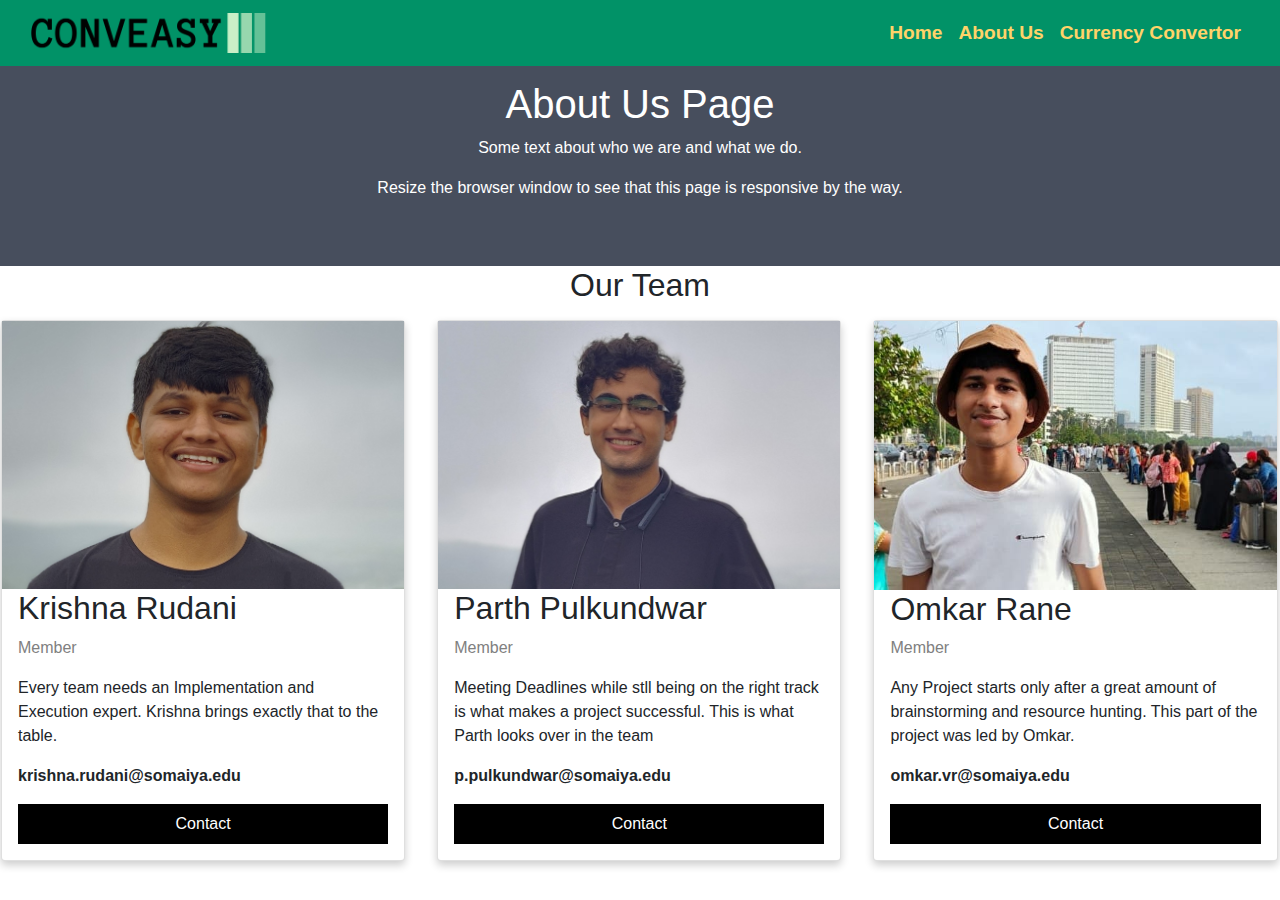
<file: Mini Project/src/html/about.html>
<!DOCTYPE html>
<html>

<head>
    <meta name="viewport" content="width=device-width, initial-scale=1">
    <link rel="stylesheet" href="https://cdn.jsdelivr.net/npm/bootstrap@4.4.1/dist/css/bootstrap.min.css">
    <style>
        body {
            font-family: Arial, Helvetica, sans-serif;
            margin: 0;
        }

        html {
            box-sizing: border-box;
        }

        *,
        *:before,
        *:after {
            box-sizing: inherit;
        }

        .column {
            float: left;
            width: 33.3%;
            margin-bottom: 16px;
            padding: 0 8px;
        }

        .card {
            box-shadow: 0 4px 8px 0 rgba(0, 0, 0, 0.2);
            margin: 8px;
        }

        .about-section {
            padding: 50px;
            text-align: center;
            background-color: #474e5d;
            color: white;
        }

        .container {
            padding: 0 16px;
        }

        .container::after,
        .row::after {
            content: "";
            clear: both;
            display: table;
        }

        .title {
            color: grey;
        }

        .button {
            border: none;
            outline: 0;
            display: inline-block;
            padding: 8px;
            color: white;
            background-color: #000;
            text-align: center;
            cursor: pointer;
            width: 100%;
        }

        .button:hover {
            background-color: #555;
        }

        @media screen and (max-width: 650px) {
            .column {
                width: 100%;
                display: block;
            }
        }

        .cards {

            transition: all 0.2s ease;
            cursor: pointer;


        }

        .cards:hover {

            box-shadow: 5px 6px 6px 2px #000f1e;
            transform: scale(1.1);
        }

        .navbar-custom{
            background-color: #019267;
        }
    </style>
</head>

<body>

   
    <!-- <div class="topnav">
                <a class="active" href="index.html">Home</a>
                <a href="time.html">Time Converter</a>
                <a href="curr.html">Currency Converter</a>
                <a href="about.html">About</a>
            </div>
            <div style="padding-left:16px">
                <h2 style="font-style: ;">Conveasy</h2>
                <p>Some content..</p>
            </div> -->

    <header style="margin-bottom: 30px;">
        <nav class="navbar navbar-expand-md navbar-dark fixed-top navbar-custom">
            <div class="container-fluid">
                <a class="navbar-brand" href="index.html"><img src="logo-no-background.png" width="auto" height="40"
                        class="d-inline-block align-top" alt=""></a>
                <button class="navbar-toggler" type="button" data-bs-toggle="collapse" data-bs-target="#navbarCollapse"
                    aria-controls="navbarCollapse" aria-expanded="false" aria-label="Toggle navigation">
                    <span class="navbar-toggler-icon"></span>
                </button>
                <div class="collapse navbar-collapse" id="navbarCollapse">
                    <ul class="navbar-nav me-auto mb-2 mb-md-0 ml-auto">
                        <li class="nav-item">
                            <a class="nav-link active" style="color:#FFD369;font-size: larger" aria-current="page"
                                href="index.html"><strong>Home</strong></a>
                        </li>
                        <li class="nav-item">
                            <a class="nav-link" style="color:#FFD369; font-size: larger" href="about.html"><strong>About
                                    Us</strong></a>
                        </li>
                        <li class="nav-item">
                            <a class="nav-link" style="color:#FFD369; font-size: larger"
                                href="curr.html"><strong>Currency Convertor</strong></a>
                        </li>
                    </ul>
                </div>
            </div>
        </nav>
    </header>


    <div class="about-section">
        <h1>About Us Page</h1>
        <p>Some text about who we are and what we do.</p>
        <p>Resize the browser window to see that this page is responsive by the way.</p>
    </div>

    <h2 style="text-align:center">Our Team</h2>
    <div class="row">
        <div class="column">
            <div class="card cards">
                <img src="../img/krishna.jpg" alt="Krishna" style="width:100%">
                <div class="container">
                    <h2>Krishna Rudani</h2>
                    <p class="title">Member</p>
                    <p>Every team needs an Implementation and Execution expert. Krishna brings exactly that to the table.</p>
                    <p><b>krishna.rudani@somaiya.edu</b></p>
                    <p><button class="button">Contact</button></p>
                </div>
            </div>
        </div>

        <div class="column">
            <div class="card cards">
                <img src="../img/parth.jpg" alt="PP" style="width:100%">
                <div class="container">
                    <h2>Parth Pulkundwar</h2>
                    <p class="title">Member</p>
                    <p>Meeting Deadlines while stll being on the right track is what makes a project successful. This is what Parth looks over in the team</p>
                    <p><b>p.pulkundwar@somaiya.edu</b></p>
                    <p><button class="button">Contact</button></p>
                </div>
            </div>
        </div>

        <div class="column">
            <div class="card cards">
                <img src="../img/omkar.jpeg" alt="Omkar" style="width:100%">
                <div class="container">
                    <h2>Omkar Rane</h2>
                    <p class="title">Member</p>
                    <p>Any Project starts only after a great amount of brainstorming and resource hunting. This part of the project was led by Omkar.</p>
                    <p><b>omkar.vr@somaiya.edu</b></p>
                    <p><button class="button">Contact</button></p>
                </div>
            </div>
        </div>
    </div>

</body>

</html>
</file>
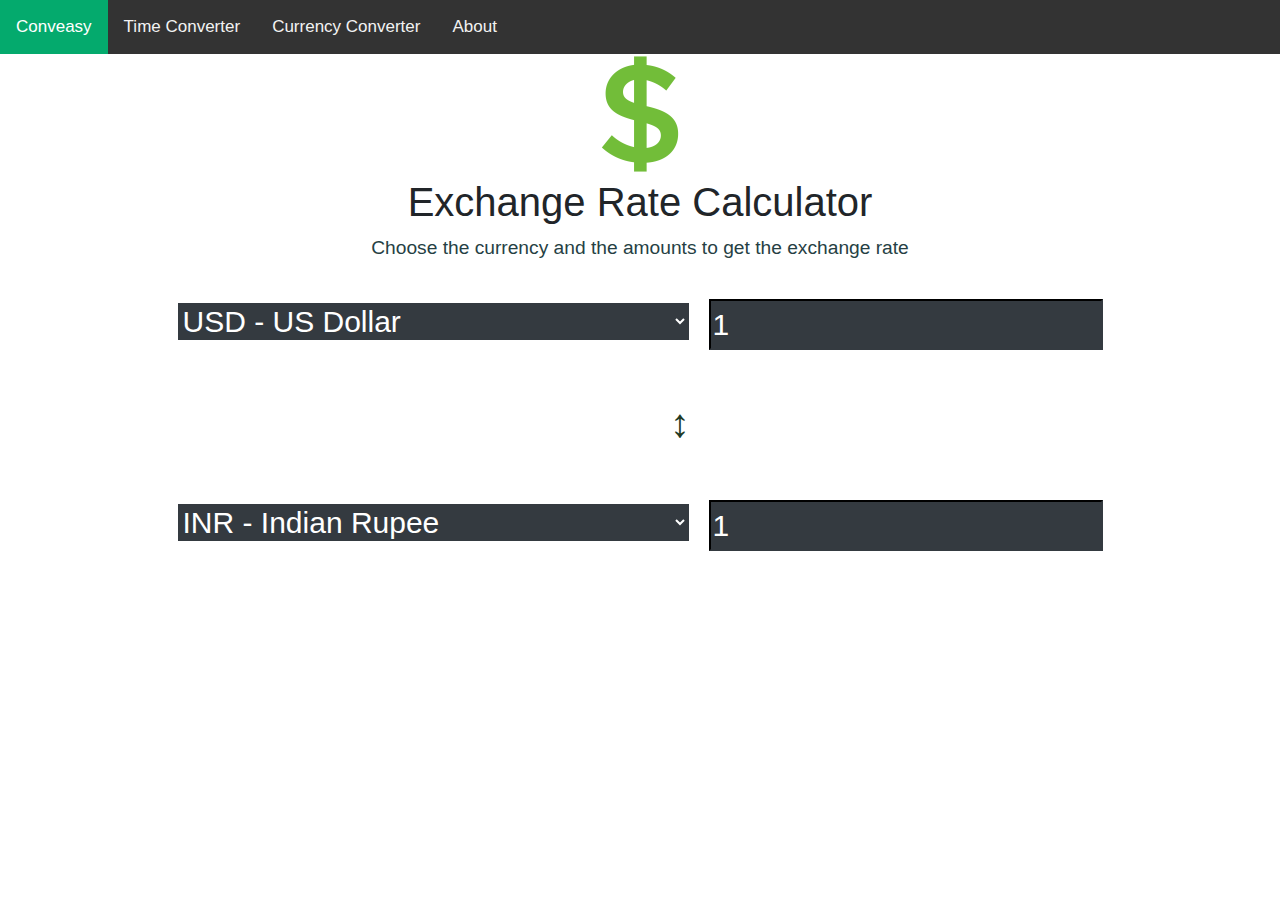
<file: Mini Project/src/html/curr.html>
<!DOCTYPE html>
<html lang="en">

<head class="ifont">
  <meta charset="UTF-8">
  <meta http-equiv="X-UA-Compatible" content="IE=edge">
  <meta name="viewport" content="width=device-width, initial-scale=1.0">
  <title>Conveasy | Currency Calculator</title>
  <link rel="stylesheet" href="../css/curr.css">
  <link rel="stylesheet" href="https://cdn.jsdelivr.net/npm/bootstrap@4.4.1/dist/css/bootstrap.min.css"
    integrity="sha384-Vkoo8x4CGsO3+Hhxv8T/Q5PaXtkKtu6ug5TOeNV6gBiFeWPGFN9MuhOf23Q9Ifjh" crossorigin="anonymous">

  <link rel="icon" href="logo-no-background11.png">
</head>

<body style="background-color: white">




  <style>
    body {
      margin: 0;
      font-family: Arial, Helvetica, sans-serif;
    }

    .topnav {
      overflow: hidden;
      background-color: #333;
      position: fixed;
      /* Set the navbar to fixed position */
      width: 100%;
    }

    .topnav a {
      float: left;
      color: #f2f2f2;
      text-align: center;
      padding: 14px 16px;
      text-decoration: none;
      font-size: 17px;
    }

    .topnav a:hover {
      background-color: #ddd;
      color: black;
    }

    .topnav a.active {
      background-color: #04AA6D;
      color: white;
    }

    .grid-container {
      display: grid;
      grid-template-columns: auto auto;
      padding: 10px;
    }

    .grid-item {

      padding: 10px;
      margin-left: 0;
      font-size: 30px;
      text-align: center;
    }

    .left {
      text-align: right;
    }

    .right {
      text-align: left;
    }
  </style>
  <header>
    <div class="topnav">
      <a class="active" href="index.html">Conveasy</a>
      <a href="time.html">Time Converter</a>
      <a href="curr.html">Currency Converter</a>
      <a href="about.html">About</a>
    </div>
  </header>

  <img src="../img/icon.png" style="  text-align:center;
  display:block; padding-top: 50px;   margin-left: auto;
  margin-right: auto;width: 10%;" alt="money">
  <h1 style="text-align: center;">Exchange Rate Calculator</h1>

  <p style="color:#263F44; text-decoration:dotted; font-size: larger; text-align: center;">Choose the currency and the
    amounts to get the
    exchange rate</p>


  <div class="wrapper">
    <div class="grid-container">
      <div class="grid-item left">
        <select id="input_currency" class="btn-hv btn-dark button">
          <option value="AED">AED - United Arab Emirates Dirham</option>
          <option value="AFN">AFN - Afghan Afghani</option>
          <option value="ALL">ALL - Albanian Lek</option>
          <option value="CAD">DZD - Algerian Dinar</option>
          <option value="AMD">AMD - Armenian Dram</option>
          <option value="AOA">AOA - Angolan Kwanza</option>
          <option value="ARS">ARS - Argentine Peso</option>
          <option value="AUD">AUD - Australian Dollar</option>
          <option value="AZN">AZN - Azerbaijani Manat</option>
          <option value="BAM">BAM - Convertible mark</option>
          <option value="BBD">BBD - Barbados Dollar</option>
          <option value="BDT">BDT - Bangladeshi Taka</option>
          <option value="BGN">BGN - Bulgarian Lev</option>
          <option value="BHD">BHD - Bahraini Dinar</option>
          <option value="BIF">BIF - Burundian Franc</option>
          <option value="BMD">BMD - Bermudian Dollar</option>
          <option value="BND">BND - Brunei Dollar</option>
          <option value="BOB">BOB - Boliviano</option>
          <option value="BRL">BRL - Brazilian Real</option>
          <option value="BSD">BSD - Bahamian Dollar</option>
          <option value="BTN">BTN - Bhutanese Ngultrum</option>
          <option value="BWP">BWP - Botswana Pula</option>
          <option value="BYN">BYN - Belarusian Ruble</option>
          <option value="BZD">BZD - Belize Dollar</option>
          <option value="CAD">CAD - Canadian Dollar</option>
          <option value="CDF">CDF - Congolese Franc</option>
          <option value="CHF">CHF - Swiss Franc</option>
          <option value="CLP">CLP - Chilean Peso</option>
          <option value="COP">COP - Colombian Peso</option>
          <option value="CRC">CRC - Costa Rican Colon</option>
          <option value="CUP">CUP - Cuban Peso</option>
          <option value="CVE">CVE - Cape Verdean Escudo</option>
          <option value="CZK">CZK - Czech Koruna</option>
          <option value="DJF">DJF - Djiboutian Franc</option>
          <option value="DKK">DKK - Danish Krone</option>
          <option value="DOP">DOP - Dominican Peso</option>
          <option value="EGP">EGP - Egyptian Pound</option>
          <option value="EGP">EGP - Eritrean Nakfa</option>
          <option value="ETB">ETB - Ethiopian Birr</option>
          <option value="EUR">EUR - Euro</option>
          <option value="FJD">FJD - Fiji Dollar</option>
          <option value="GBP">GBP - Pound Sterling</option>
          <option value="GEL">GEL - Georgian Iari</option>
          <option value="GHS">GHS - Ghanian Cedi</option>
          <option value="GMD">GMD - Gambian Dalasi</option>
          <option value="GNF">GNF - Guinean Franc</option>
          <option value="GTQ">GTQ - Guatemalan Quetzal</option>
          <option value="GYD">GYD - Guyanese Dollar</option>
          <option value="HKD">HKD - Hong Kong Dollar</option>
          <option value="HNL">HNL - Honduran Lempira</option>
          <option value="HRK">HRK - Croatian Kuna</option>
          <option value="HTG">HTG - Haitian Gourde</option>
          <option value="HUF">HUF - Hungarian Forint</option>
          <option value="IDR">IDR - Indonesian Rupiah</option>
          <option value="ILS">ILS - New Israeli Sheqel</option>
          <option value="INR">INR - Indian Rupee</option>
          <option value="IQD">IQD - Iraqi Dinar</option>
          <option value="IRR">IRR - Iranian Rial</option>
          <option value="ISK">ISK - Iceland Krona</option>
          <option value="JMD">JMD - Jamaican Dollar</option>
          <option value="JOD">JOD - Jordanian Dinar</option>
          <option value="JPY">JPY - Japanese Yen</option>
          <option value="KES">KES - Kenyan Shilling</option>
          <option value="KGS">KGS - Kyrgyztani Som</option>
          <option value="KHR">KHR - Cambodian Riel</option>
          <option value="KMF">KMF - Comoro Franc</option>
          <option value="KPW">KPW - North Korean Won</option>
          <option value="KRW">KRW - South Korean Won</option>
          <option value="KWD">KWD - Kuwaiti Dinar</option>
          <option value="KYD">KYD - Cayman Islands Dollar</option>
          <option value="KZT">KZT - Kazakhstani Tenge</option>
          <option value="LAK">LAK - Lao Kip</option>
          <option value="LBP">LBP - Lebansese Pound</option>
          <option value="LKR">LKR - Sri Lankan Rupee</option>
          <option value="LRD">LRD - Liberian Dollar</option>
          <option value="LSL">LSL - Lesotho Loti</option>
          <option value="LYD">LYD - Libyan Dinar</option>
          <option value="MAD">MAD - Morrocan Dirham</option>
          <option value="MDL">MDL - Moldovan Leu</option>
          <option value="MGA">MGA - Madagascar Ariary</option>
          <option value="MKD">MKD - North Macedonian Denar</option>
          <option value="MMK">MMK - Myanmar Kyat</option>
          <option value="MNT">MNT - Mongolian Tögrög</option>
          <option value="MOP">MOP - MacaU Pataca</option>
          <option value="MUR">MUR - Mauritian Rupee</option>
          <option value="MVR">MVR - Maldivian Rufiyaa</option>
          <option value="MWK">MWK - Malawian Kwacha</option>
          <option value="MXN">MXN - Mexican Peso</option>
          <option value="MYR">MYR - Malaysian Ringgit</option>
          <option value="MZN">MZN - Mozambican Metical</option>
          <option value="NAD">NAD - Namibian Dollar</option>
          <option value="NGN">NGN - Nigerian Naira</option>
          <option value="NIO">NIO - Nicaraguan Cordoba</option>
          <option value="NOK">NOK - Norwegian Krone</option>
          <option value="NPR">NPR - Nepalese Rupee</option>
          <option value="NZD">NZD - New Zealand Dollar</option>
          <option value="OMR">OMR - Omani Rial</option>
          <option value="PAB">PAB - Panamanian Balboa </option>
          <option value="PEN">PEN - Peruvian Nuevo Sol</option>
          <option value="PGK">PGK - Papua New Guinean Kina</option>
          <option value="PHP">PHP - Philippine Peso</option>
          <option value="PKR">PKR - Pakistan Rupee</option>
          <option value="PLN">PLN - Polish Zloty</option>
          <option value="PYG">PYG - Paraguayan Guarani</option>
          <option value="QAR">QAR - Qatari Rial</option>
          <option value="RON">RON - Romanian Leu</option>
          <option value="RSD">RSD - Serbian Dinar</optiion>
          <option value="CNY">CNY - Chinese Renminbi (Yuan)</optiion>
          <option value="RUB">RUB - Russian Ruble</optiion>
          <option value="RWF">RWF - Rwandan Franc</optiion>
          <option value="SAR">SAR - Saudi Riyal</optiion>
          <option value="PYG">PYG - Paraguayan Guarani</option>
          <option value="RON">RON - Romanian Leu</option>
          <option value="SAR">SAR - Saudi Riyal</option>
          <option value="SBD">SBD - Solomon Islands Dollar</option>
          <option value="SCR">SCR - Seychelles Rupee</option>
          <option value="SDG">SDG - Sudanese Pound</option>
          <option value="SEK">SEK - Swedish Krona</option>
          <option value="SGD">SGD - Singapore Dollar</option>
          <option value="SLL">SLL - Sierra Leonean Leone</option>
          <option value="SOS">SOS - Somali Shilling</option>
          <option value="SRD">SRD - Surinamese Dollar</option>
          <option value="SSP">SSP - South Sudanese Pound</option>
          <option value="STN">STN - São Tomé and Príncipe Dobra</option>
          <option value="SVC">SVC - Salvadoran Colon</option>
          <option value="SYP">SYP - Syrian Pound</option>
          <option value="SZL">SZL - Swazi Lilangeni</option>
          <option value="THB">THB - Thai Baht</option>
          <option value="TJS">TJS - Tajikistani Somoni</option>
          <option value="TMT">TMT - Turkmenistan Manat</option>
          <option value="TND">TND - Tunisian Dinar</option>
          <option value="TJS">TJS - Tongan Pa'anga</option>
          <option value="TRY">TRY - Turkish Lira</option>
          <option value="TTD">TTD - Trinidad and Tobago Dollar</option>
          <option value="TWD">TWD - New Taiwan Dollar</option>
          <option value="TZS">TZS - Tanzanian SHiling</option>
          <option value="UAH">UAH - Ukrainian Hryvnia</option>
          <option value="UGX">UGX - Ugandan Shilling</option>
          <option value="USD" selected>USD - US Dollar</option>
          <option value="UYU">UYU - Uruguayan Peso</option>
          <option value="UZS">UZS - Uzbekistan Sum</option>
          <option value="VED">VED - Venezuelan Bolivar</option>
          <option value="VND">VND - Vietnamese Dồng</option>
          <option value="VUV">VUV - Vanuatu Vatu</option>
          <option value="WST">WST - Samoan Lata</option>
          <option value="XAF">XAF - Central African Franc</option>
          <option value="VND">XCD - East Caribbean Dollar</option>
          <option value="XOF">XOF - West African Franc</option>
          <option value="XPF">XPF - French Pacific Franc</option>
          <option value="YER">YER - Yemeni Rial</option>
          <option value="ZAR">ZAR - South African Rand</option>
          <option value="ZMW">ZMW - Zambian Kwacha</option>
          <option value="ZWL">ZWL - Zimbabwean Dollar</option>
        </select>
      </div>
      <div class="grid-item right">
        <input type="number" class="btn-dark" id="input_amount" placeholder="0" value="1">
      </div>
    </div>
    <button id="exchange">
      ↕
    </button>
    <div class="grid-container">
      <div class="grid-item left">
        <select id="output_currency" class="btn-hv btn-dark button">
          <option value="AED">AED - United Arab Emirates Dirham</option>
          <option value="AFN">AFN - Afghan Afghani</option>
          <option value="ALL">ALL - Albanian Lek</option>
          <option value="CAD">DZD - Algerian Dinar</option>
          <option value="AMD">AMD - Armenian Dram</option>
          <option value="AOA">AOA - Angolan Kwanza</option>
          <option value="ARS">ARS - Argentine Peso</option>
          <option value="AUD">AUD - Australian Dollar</option>
          <option value="AZN">AZN - Azerbaijani Manat</option>
          <option value="BAM">BAM - Convertible mark</option>
          <option value="BBD">BBD - Barbados Dollar</option>
          <option value="BDT">BDT - Bangladeshi Taka</option>
          <option value="BGN">BGN - Bulgarian Lev</option>
          <option value="BHD">BHD - Bahraini Dinar</option>
          <option value="BIF">BIF - Burundian Franc</option>
          <option value="BMD">BMD - Bermudian Dollar</option>
          <option value="BND">BND - Brunei Dollar</option>
          <option value="BOB">BOB - Boliviano</option>
          <option value="BRL">BRL - Brazilian Real</option>
          <option value="BSD">BSD - Bahamian Dollar</option>\
          <option value="BTN">BTN - Bhutanese Ngultrum</option>
          <option value="BWP">BWP - Botswana Pula</option>
          <option value="BYN">BYN - Belarusian Ruble</option>
          <option value="BZD">BZD - Belize Dollar</option>
          <option value="CAD">CAD - Canadian Dollar</option>
          <option value="CDF">CDF - Congolese Franc</option>
          <option value="CHF">CHF - Swiss Franc</option>
          <option value="CLP">CLP - Chilean Peso</option>
          <option value="COP">COP - Colombian Peso</option>
          <option value="CRC">CRC - Costa Rican Colon</option>
          <option value="CUP">CUP - Cuban Peso</option>
          <option value="CVE">CVE - Cape Verdean Escudo</option>
          <option value="CZK">CZK - Czech Koruna</option>
          <option value="DJF">DJF - Djiboutian Franc</option>
          <option value="DKK">DKK - Danish Krone</option>
          <option value="DOP">DOP - Dominican Peso</option>
          <option value="EGP">EGP - Egyptian Pound</option>
          <option value="EGP">EGP - Eritrean Nakfa</option>
          <option value="ETB">ETB - Ethiopian Birr</option>
          <option value="EUR">EUR - Euro</option>
          <option value="FJD">FJD - Fiji Dollar</option>
          <option value="GBP">GBP - Pound Sterling</option>
          <option value="GEL">GEL - Georgian Iari</option>
          <option value="GHS">GHS - Ghanian Cedi</option>
          <option value="GMD">GMD - Gambian Dalasi</option>
          <option value="GNF">GNF - Guinean Franc</option>
          <option value="GTQ">GTQ - Guatemalan Quetzal</option>
          <option value="GYD">GYD - Guyanese Dollar</option>
          <option value="HKD">HKD - Hong Kong Dollar</option>
          <option value="HNL">HNL - Honduran Lempira</option>
          <option value="HRK">HRK - Croatian Kuna</option>
          <option value="HTG">HTG - Haitian Gourde</option>
          <option value="HUF">HUF - Hungarian Forint</option>
          <option value="IDR">IDR - Indonesian Rupiah</option>
          <option value="ILS">ILS - New Israeli Sheqel</option>
          <option value="INR" selected>INR - Indian Rupee</option>
          <option value="IQD">IQD - Iraqi Dinar</option>
          <option value="IRR">IRR - Iranian Rial</option>
          <option value="ISK">ISK - Iceland Krona</option>
          <option value="JMD">JMD - Jamaican Dollar</option>
          <option value="JOD">JOD - Jordanian Dinar</option>
          <option value="JPY">JPY - Japanese Yen</option>
          <option value="KES">KES - Kenyan Shilling</option>
          <option value="KGS">KGS - Kyrgyztani Som</option>
          <option value="KHR">KHR - Cambodian Riel</option>
          <option value="KMF">KMF - Comoro Franc</option>
          <option value="KPW">KPW - North Korean Won</option>
          <option value="KRW">KRW - South Korean Won</option>
          <option value="KWD">KWD - Kuwaiti Dinar</option>
          <option value="KYD">KYD - Cayman Islands Dollar</option>
          <option value="KZT">KZT - Kazakhstani Tenge</option>
          <option value="LAK">LAK - Lao Kip</option>
          <option value="LBP">LBP - Lebansese Pound</option>
          <option value="LKR">LKR - Sri Lankan Rupee</option>
          <option value="LRD">LRD - Liberian Dollar</option>
          <option value="LSL">LSL - Lesotho Loti</option>
          <option value="LYD">LYD - Libyan Dinar</option>
          <option value="MAD">MAD - Morrocan Dirham</option>
          <option value="MDL">MDL - Moldovan Leu</option>
          <option value="MGA">MGA - Madagascar Ariary</option>
          <option value="MKD">MKD - North Macedonian Denar</option>
          <option value="MMK">MMK - Myanmar Kyat</option>
          <option value="MNT">MNT - Mongolian Tögrög</option>
          <option value="MOP">MOP - MacaU Pataca</option>
          <option value="MUR">MUR - Mauritian Rupee</option>
          <option value="MVR">MVR - Maldivian Rufiyaa</option>
          <option value="MWK">MWK - Malawian Kwacha</option>
          <option value="MXN">MXN - Mexican Peso</option>
          <option value="MYR">MYR - Malaysian Ringgit</option>
          <option value="MZN">MZN - Mozambican Metical</option>
          <option value="NAD">NAD - Namibian Dollar</option>
          <option value="NGN">NGN - Nigerian Naira</option>
          <option value="NIO">NIO - Nicaraguan Cordoba</option>
          <option value="NOK">NOK - Norwegian Krone</option>
          <option value="NPR">NPR - Nepalese Rupee</option>
          <option value="NZD">NZD - New Zealand Dollar</option>
          <option value="OMR">OMR - Omani Rial</option>
          <option value="PAB">PAB - Panamanian Balboa </option>
          <option value="PEN">PEN - Peruvian Nuevo Sol</option>
          <option value="PGK">PGK - Papua New Guinean Kina</option>
          <option value="PHP">PHP - Philippine Peso</option>
          <option value="PKR">PKR - Pakistan Rupee</option>
          <option value="PLN">PLN - Polish Zloty</option>
          <option value="PYG">PYG - Paraguayan Guarani</option>
          <option value="QAR">QAR - Qatari Rial</option>
          <option value="RON">RON - Romanian Leu</option>
          <option value="RSD">RSD - Serbian Dinar</optiion>
          <option value="CNY">CNY - Chinese Renminbi (Yuan)</optiion>
          <option value="RUB">RUB - Russian Ruble</optiion>
          <option value="RWF">RWF - Rwandan Franc</optiion>
          <option value="SAR">SAR - Saudi Riyal</optiion>
          <option value="PYG">PYG - Paraguayan Guarani</option>
          <option value="RON">RON - Romanian Leu</option>
          <option value="SAR">SAR - Saudi Riyal</option>
          <option value="SBD">SBD - Solomon Islands Dollar</option>
          <option value="SCR">SCR - Seychelles Rupee</option>
          <option value="SDG">SDG - Sudanese Pound</option>
          <option value="SEK">SEK - Swedish Krona</option>
          <option value="SGD">SGD - Singapore Dollar</option>
          <option value="SLL">SLL - Sierra Leonean Leone</option>
          <option value="SOS">SOS - Somali Shilling</option>
          <option value="SRD">SRD - Surinamese Dollar</option>
          <option value="SSP">SSP - South Sudanese Pound</option>
          <option value="STN">STN - São Tomé and Príncipe Dobra</option>
          <option value="SVC">SVC - Salvadoran Colon</option>
          <option value="SYP">SYP - Syrian Pound</option>
          <option value="SZL">SZL - Swazi Lilangeni</option>
          <option value="THB">THB - Thai Baht</option>
          <option value="TJS">TJS - Tajikistani Somoni</option>
          <option value="TMT">TMT - Turkmenistan Manat</option>
          <option value="TND">TND - Tunisian Dinar</option>
          <option value="TJS">TJS - Tongan Pa'anga</option>
          <option value="TRY">TRY - Turkish Lira</option>
          <option value="TTD">TTD - Trinidad and Tobago Dollar</option>
          <option value="TWD">TWD - New Taiwan Dollar</option>
          <option value="TZS">TZS - Tanzanian Shiling</option>
          <option value="UAH">UAH - Ukrainian Hryvnia</option>
          <option value="UGX">UGX - Ugandan Shilling</option>
          <option value="USD">USD - US Dollar</option>
          <option value="UYU">UYU - Uruguayan Peso</option>
          <option value="UZS">UZS - Uzbekistan Sum</option>
          <option value="VED">VED - Venezuelan Bolivar</option>
          <option value="VND">VND - Vietnamese Dồng</option>
          <option value="VUV">VUV - Vanuatu Vatu</option>
          <option value="WST">WST - Samoan Lata</option>
          <option value="XAF">XAF - Central African Franc</option>
          <option value="VND">XCD - East Caribbean Dollar</option>
          <option value="XOF">XOF - West African Franc</option>
          <option value="XPF">XPF - French Pacific Franc</option>
          <option value="YER">YER - Yemeni Rial</option>
          <option value="ZAR">ZAR - South African Rand</option>
          <option value="ZMW">ZMW - Zambian Kwacha</option>
          <option value="ZWL">ZWL - Zimbabwean Dollar</option>
        </select>
      </div>
      <div class="grid-item right">
        <input type="number" class="btn-dark" id="output_amount" placeholder="0" value="1">
      </div>
    </div>
    <div class="result ">
      <div class="rate" id="rate"></div>
    </div>
  </div>
  

  </div>

  </div>


  <script src="..\js\script.js"></script>



</body>

</html>
</file>
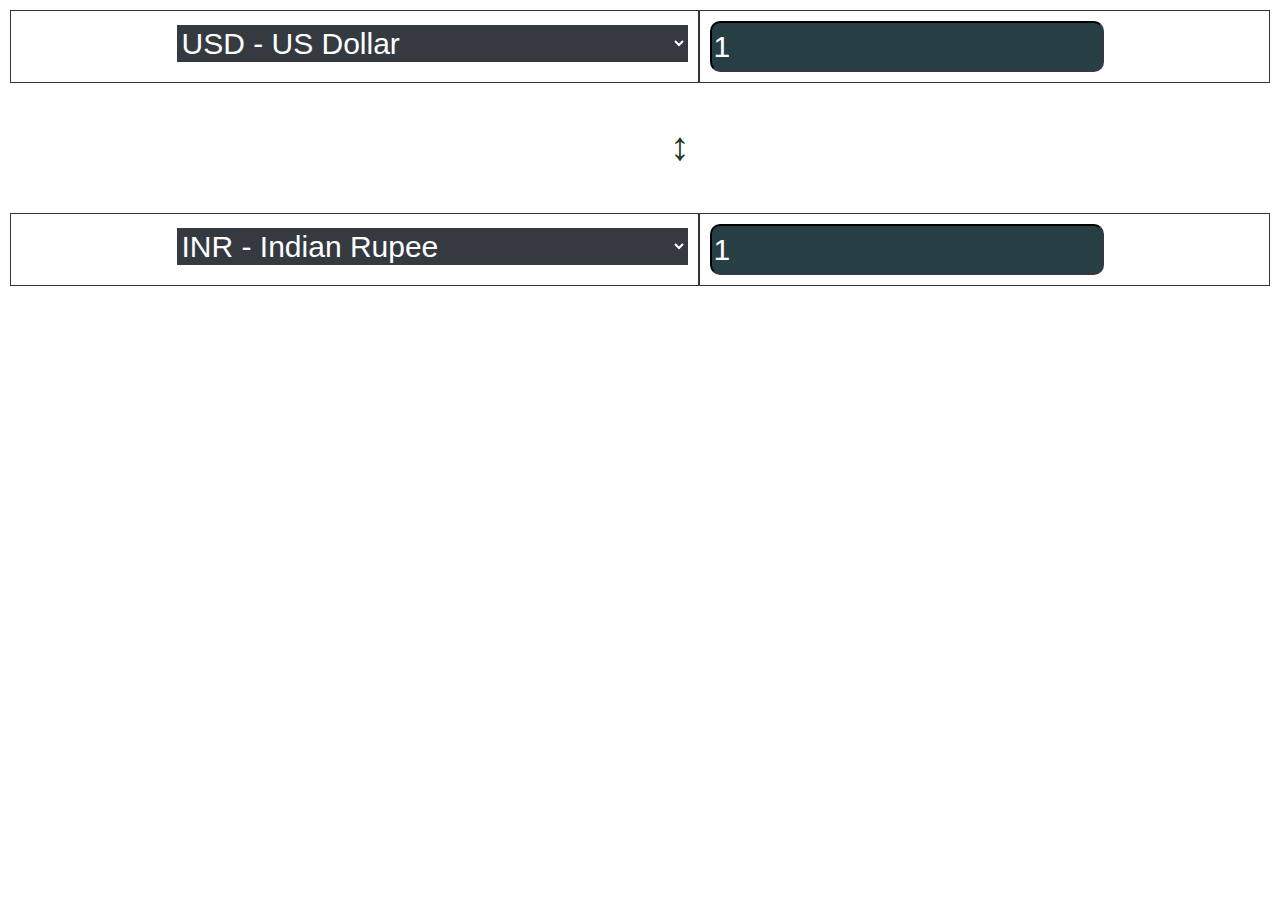
<file: Mini Project/src/html/grid.html>
<!DOCTYPE html>
<html lang="en">

<head>
    <meta charset="UTF-8">
    <meta http-equiv="X-UA-Compatible" content="IE=edge">
    <meta name="viewport" content="width=device-width, initial-scale=1.0">
    <link rel="stylesheet" href="https://cdn.jsdelivr.net/npm/bootstrap@4.4.1/dist/css/bootstrap.min.css"
        integrity="sha384-Vkoo8x4CGsO3+Hhxv8T/Q5PaXtkKtu6ug5TOeNV6gBiFeWPGFN9MuhOf23Q9Ifjh" crossorigin="anonymous">
    <title>Document</title>
</head>

<body>
    <!DOCTYPE html>
    <html>

    <head>
        <style>
            .grid-container {
                display: grid;
                grid-template-columns: auto auto;
                padding: 10px;
            }

            .grid-item {
                background-color: rgba(255, 255, 255, 0.8);
                border: 1px solid rgba(0, 0, 0, 0.8);
                padding: 10px;
                margin-left: 0;
                font-size: 30px;
                text-align: center;
            }

            .left {
                text-align: right;
            }

            .right {
                text-align: left;
            }

            button#exchange {
                width: 80px;
                height: 80px;
                margin-top: 15px;
                margin-bottom: 15px;
                background-color: transparent;
                color: #213a25;
                font-weight: bold;
                font-size: 2.5rem;
                text-align: center;
                justify-content: center;
                padding-bottom: 0.3rem;
                border: none;
                /* border: 2px solid #000;*/
                border-radius: 50%;
                margin-left: 50%;
            }

            button#exchange:hover {
                color: #213a25;
                background-color: #569456;
                border: none;
                border-radius: 50%;
            }

            button#exchange:active {}

            .rate {

                color: #5f2419;
                width: 500px;
                height: 35px;
                border-radius: 15px;
                border-radius: 35px;
                margin-top: 80px;
                font-weight: 500;
                font-size: 2rem;
                text-align: center;
                text-align: center;
            }
            .result {
  
  display: flex;
align-items: center;
justify-content: center;
}
        </style>
    </head>

    <body>
        <div class="grid-container">
            <div class="grid-item left">
                <select id="input_currency" class="btn-hv btn-dark button">
                    <option value="AED">AED - United Arab Emirates Dirham</option>
                    <option value="AFN">AFN - Afghan Afghani</option>
                    <option value="ALL">ALL - Albanian Lek</option>
                    <option value="CAD">DZD - Algerian Dinar</option>
                    <option value="AMD">AMD - Armenian Dram</option>
                    <option value="AOA">AOA - Angolan Kwanza</option>
                    <option value="ARS">ARS - Argentine Peso</option>
                    <option value="AUD">AUD - Australian Dollar</option>
                    <option value="AZN">AZN - Azerbaijani Manat</option>
                    <option value="BAM">BAM - Convertible mark</option>
                    <option value="BBD">BBD - Barbados Dollar</option>
                    <option value="BDT">BDT - Bangladeshi Taka</option>
                    <option value="BGN">BGN - Bulgarian Lev</option>
                    <option value="BHD">BHD - Bahraini Dinar</option>
                    <option value="BIF">BIF - Burundian Franc</option>
                    <option value="BMD">BMD - Bermudian Dollar</option>
                    <option value="BND">BND - Brunei Dollar</option>
                    <option value="BOB">BOB - Boliviano</option>
                    <option value="BRL">BRL - Brazilian Real</option>
                    <option value="BSD">BSD - Bahamian Dollar</option>
                    <option value="BTN">BTN - Bhutanese Ngultrum</option>
                    <option value="BWP">BWP - Botswana Pula</option>
                    <option value="BYN">BYN - Belarusian Ruble</option>
                    <option value="BZD">BZD - Belize Dollar</option>
                    <option value="CAD">CAD - Canadian Dollar</option>
                    <option value="CDF">CDF - Congolese Franc</option>
                    <option value="CHF">CHF - Swiss Franc</option>
                    <option value="CLP">CLP - Chilean Peso</option>
                    <option value="COP">COP - Colombian Peso</option>
                    <option value="CRC">CRC - Costa Rican Colon</option>
                    <option value="CUP">CUP - Cuban Peso</option>
                    <option value="CVE">CVE - Cape Verdean Escudo</option>
                    <option value="CZK">CZK - Czech Koruna</option>
                    <option value="DJF">DJF - Djiboutian Franc</option>
                    <option value="DKK">DKK - Danish Krone</option>
                    <option value="DOP">DOP - Dominican Peso</option>
                    <option value="EGP">EGP - Egyptian Pound</option>
                    <option value="EGP">EGP - Eritrean Nakfa</option>
                    <option value="ETB">ETB - Ethiopian Birr</option>
                    <option value="EUR">EUR - Euro</option>
                    <option value="FJD">FJD - Fiji Dollar</option>
                    <option value="GBP">GBP - Pound Sterling</option>
                    <option value="GEL">GEL - Georgian Iari</option>
                    <option value="GHS">GHS - Ghanian Cedi</option>
                    <option value="GMD">GMD - Gambian Dalasi</option>
                    <option value="GNF">GNF - Guinean Franc</option>
                    <option value="GTQ">GTQ - Guatemalan Quetzal</option>
                    <option value="GYD">GYD - Guyanese Dollar</option>
                    <option value="HKD">HKD - Hong Kong Dollar</option>
                    <option value="HNL">HNL - Honduran Lempira</option>
                    <option value="HRK">HRK - Croatian Kuna</option>
                    <option value="HTG">HTG - Haitian Gourde</option>
                    <option value="HUF">HUF - Hungarian Forint</option>
                    <option value="IDR">IDR - Indonesian Rupiah</option>
                    <option value="ILS">ILS - New Israeli Sheqel</option>
                    <option value="INR">INR - Indian Rupee</option>
                    <option value="IQD">IQD - Iraqi Dinar</option>
                    <option value="IRR">IRR - Iranian Rial</option>
                    <option value="ISK">ISK - Iceland Krona</option>
                    <option value="JMD">JMD - Jamaican Dollar</option>
                    <option value="JOD">JOD - Jordanian Dinar</option>
                    <option value="JPY">JPY - Japanese Yen</option>
                    <option value="KES">KES - Kenyan Shilling</option>
                    <option value="KGS">KGS - Kyrgyztani Som</option>
                    <option value="KHR">KHR - Cambodian Riel</option>
                    <option value="KMF">KMF - Comoro Franc</option>
                    <option value="KPW">KPW - North Korean Won</option>
                    <option value="KRW">KRW - South Korean Won</option>
                    <option value="KWD">KWD - Kuwaiti Dinar</option>
                    <option value="KYD">KYD - Cayman Islands Dollar</option>
                    <option value="KZT">KZT - Kazakhstani Tenge</option>
                    <option value="LAK">LAK - Lao Kip</option>
                    <option value="LBP">LBP - Lebansese Pound</option>
                    <option value="LKR">LKR - Sri Lankan Rupee</option>
                    <option value="LRD">LRD - Liberian Dollar</option>
                    <option value="LSL">LSL - Lesotho Loti</option>
                    <option value="LYD">LYD - Libyan Dinar</option>
                    <option value="MAD">MAD - Morrocan Dirham</option>
                    <option value="MDL">MDL - Moldovan Leu</option>
                    <option value="MGA">MGA - Madagascar Ariary</option>
                    <option value="MKD">MKD - North Macedonian Denar</option>
                    <option value="MMK">MMK - Myanmar Kyat</option>
                    <option value="MNT">MNT - Mongolian Tögrög</option>
                    <option value="MOP">MOP - MacaU Pataca</option>
                    <option value="MUR">MUR - Mauritian Rupee</option>
                    <option value="MVR">MVR - Maldivian Rufiyaa</option>
                    <option value="MWK">MWK - Malawian Kwacha</option>
                    <option value="MXN">MXN - Mexican Peso</option>
                    <option value="MYR">MYR - Malaysian Ringgit</option>
                    <option value="MZN">MZN - Mozambican Metical</option>
                    <option value="NAD">NAD - Namibian Dollar</option>
                    <option value="NGN">NGN - Nigerian Naira</option>
                    <option value="NIO">NIO - Nicaraguan Cordoba</option>
                    <option value="NOK">NOK - Norwegian Krone</option>
                    <option value="NPR">NPR - Nepalese Rupee</option>
                    <option value="NZD">NZD - New Zealand Dollar</option>
                    <option value="OMR">OMR - Omani Rial</option>
                    <option value="PAB">PAB - Panamanian Balboa </option>
                    <option value="PEN">PEN - Peruvian Nuevo Sol</option>
                    <option value="PGK">PGK - Papua New Guinean Kina</option>
                    <option value="PHP">PHP - Philippine Peso</option>
                    <option value="PKR">PKR - Pakistan Rupee</option>
                    <option value="PLN">PLN - Polish Zloty</option>
                    <option value="PYG">PYG - Paraguayan Guarani</option>
                    <option value="QAR">QAR - Qatari Rial</option>
                    <option value="RON">RON - Romanian Leu</option>
                    <option value="RSD">RSD - Serbian Dinar</optiion>
                    <option value="CNY">CNY - Chinese Renminbi (Yuan)</optiion>
                    <option value="RUB">RUB - Russian Ruble</optiion>
                    <option value="RWF">RWF - Rwandan Franc</optiion>
                    <option value="SAR">SAR - Saudi Riyal</optiion>
                    <option value="PYG">PYG - Paraguayan Guarani</option>
                    <option value="RON">RON - Romanian Leu</option>
                    <option value="SAR">SAR - Saudi Riyal</option>
                    <option value="SBD">SBD - Solomon Islands Dollar</option>
                    <option value="SCR">SCR - Seychelles Rupee</option>
                    <option value="SDG">SDG - Sudanese Pound</option>
                    <option value="SEK">SEK - Swedish Krona</option>
                    <option value="SGD">SGD - Singapore Dollar</option>
                    <option value="SLL">SLL - Sierra Leonean Leone</option>
                    <option value="SOS">SOS - Somali Shilling</option>
                    <option value="SRD">SRD - Surinamese Dollar</option>
                    <option value="SSP">SSP - South Sudanese Pound</option>
                    <option value="STN">STN - São Tomé and Príncipe Dobra</option>
                    <option value="SVC">SVC - Salvadoran Colon</option>
                    <option value="SYP">SYP - Syrian Pound</option>
                    <option value="SZL">SZL - Swazi Lilangeni</option>
                    <option value="THB">THB - Thai Baht</option>
                    <option value="TJS">TJS - Tajikistani Somoni</option>
                    <option value="TMT">TMT - Turkmenistan Manat</option>
                    <option value="TND">TND - Tunisian Dinar</option>
                    <option value="TJS">TJS - Tongan Pa'anga</option>
                    <option value="TRY">TRY - Turkish Lira</option>
                    <option value="TTD">TTD - Trinidad and Tobago Dollar</option>
                    <option value="TWD">TWD - New Taiwan Dollar</option>
                    <option value="TZS">TZS - Tanzanian SHiling</option>
                    <option value="UAH">UAH - Ukrainian Hryvnia</option>
                    <option value="UGX">UGX - Ugandan Shilling</option>
                    <option value="USD" selected>USD - US Dollar</option>
                    <option value="UYU">UYU - Uruguayan Peso</option>
                    <option value="UZS">UZS - Uzbekistan Sum</option>
                    <option value="VED">VED - Venezuelan Bolivar</option>
                    <option value="VND">VND - Vietnamese Dồng</option>
                    <option value="VUV">VUV - Vanuatu Vatu</option>
                    <option value="WST">WST - Samoan Lata</option>
                    <option value="XAF">XAF - Central African Franc</option>
                    <option value="VND">XCD - East Caribbean Dollar</option>
                    <option value="XOF">XOF - West African Franc</option>
                    <option value="XPF">XPF - French Pacific Franc</option>
                    <option value="YER">YER - Yemeni Rial</option>
                    <option value="ZAR">ZAR - South African Rand</option>
                    <option value="ZMW">ZMW - Zambian Kwacha</option>
                    <option value="ZWL">ZWL - Zimbabwean Dollar</option>
                </select>
            </div>
            <div class="grid-item right">
                <input style="background-color:#263F44; border-radius: 10px;" type="number" class="btn-dark"
                    id="input_amount" placeholder="0" value="1">
            </div>
        </div>

        <button id="exchange">
            ↕
        </button>

        <div class="grid-container">
            <div class="grid-item left">
                <select id="output_currency" class="btn-hv btn-dark button">
                    <option value="AED">AED - United Arab Emirates Dirham</option>
                    <option value="AFN">AFN - Afghan Afghani</option>
                    <option value="ALL">ALL - Albanian Lek</option>
                    <option value="CAD">DZD - Algerian Dinar</option>
                    <option value="AMD">AMD - Armenian Dram</option>
                    <option value="AOA">AOA - Angolan Kwanza</option>
                    <option value="ARS">ARS - Argentine Peso</option>
                    <option value="AUD">AUD - Australian Dollar</option>
                    <option value="AZN">AZN - Azerbaijani Manat</option>
                    <option value="BAM">BAM - Convertible mark</option>
                    <option value="BBD">BBD - Barbados Dollar</option>
                    <option value="BDT">BDT - Bangladeshi Taka</option>
                    <option value="BGN">BGN - Bulgarian Lev</option>
                    <option value="BHD">BHD - Bahraini Dinar</option>
                    <option value="BIF">BIF - Burundian Franc</option>
                    <option value="BMD">BMD - Bermudian Dollar</option>
                    <option value="BND">BND - Brunei Dollar</option>
                    <option value="BOB">BOB - Boliviano</option>
                    <option value="BRL">BRL - Brazilian Real</option>
                    <option value="BSD">BSD - Bahamian Dollar</option>\
                    <option value="BTN">BTN - Bhutanese Ngultrum</option>
                    <option value="BWP">BWP - Botswana Pula</option>
                    <option value="BYN">BYN - Belarusian Ruble</option>
                    <option value="BZD">BZD - Belize Dollar</option>
                    <option value="CAD">CAD - Canadian Dollar</option>
                    <option value="CDF">CDF - Congolese Franc</option>
                    <option value="CHF">CHF - Swiss Franc</option>
                    <option value="CLP">CLP - Chilean Peso</option>
                    <option value="COP">COP - Colombian Peso</option>
                    <option value="CRC">CRC - Costa Rican Colon</option>
                    <option value="CUP">CUP - Cuban Peso</option>
                    <option value="CVE">CVE - Cape Verdean Escudo</option>
                    <option value="CZK">CZK - Czech Koruna</option>
                    <option value="DJF">DJF - Djiboutian Franc</option>
                    <option value="DKK">DKK - Danish Krone</option>
                    <option value="DOP">DOP - Dominican Peso</option>
                    <option value="EGP">EGP - Egyptian Pound</option>
                    <option value="EGP">EGP - Eritrean Nakfa</option>
                    <option value="ETB">ETB - Ethiopian Birr</option>
                    <option value="EUR">EUR - Euro</option>
                    <option value="FJD">FJD - Fiji Dollar</option>
                    <option value="GBP">GBP - Pound Sterling</option>
                    <option value="GEL">GEL - Georgian Iari</option>
                    <option value="GHS">GHS - Ghanian Cedi</option>
                    <option value="GMD">GMD - Gambian Dalasi</option>
                    <option value="GNF">GNF - Guinean Franc</option>
                    <option value="GTQ">GTQ - Guatemalan Quetzal</option>
                    <option value="GYD">GYD - Guyanese Dollar</option>
                    <option value="HKD">HKD - Hong Kong Dollar</option>
                    <option value="HNL">HNL - Honduran Lempira</option>
                    <option value="HRK">HRK - Croatian Kuna</option>
                    <option value="HTG">HTG - Haitian Gourde</option>
                    <option value="HUF">HUF - Hungarian Forint</option>
                    <option value="IDR">IDR - Indonesian Rupiah</option>
                    <option value="ILS">ILS - New Israeli Sheqel</option>
                    <option value="INR" selected>INR - Indian Rupee</option>
                    <option value="IQD">IQD - Iraqi Dinar</option>
                    <option value="IRR">IRR - Iranian Rial</option>
                    <option value="ISK">ISK - Iceland Krona</option>
                    <option value="JMD">JMD - Jamaican Dollar</option>
                    <option value="JOD">JOD - Jordanian Dinar</option>
                    <option value="JPY">JPY - Japanese Yen</option>
                    <option value="KES">KES - Kenyan Shilling</option>
                    <option value="KGS">KGS - Kyrgyztani Som</option>
                    <option value="KHR">KHR - Cambodian Riel</option>
                    <option value="KMF">KMF - Comoro Franc</option>
                    <option value="KPW">KPW - North Korean Won</option>
                    <option value="KRW">KRW - South Korean Won</option>
                    <option value="KWD">KWD - Kuwaiti Dinar</option>
                    <option value="KYD">KYD - Cayman Islands Dollar</option>
                    <option value="KZT">KZT - Kazakhstani Tenge</option>
                    <option value="LAK">LAK - Lao Kip</option>
                    <option value="LBP">LBP - Lebansese Pound</option>
                    <option value="LKR">LKR - Sri Lankan Rupee</option>
                    <option value="LRD">LRD - Liberian Dollar</option>
                    <option value="LSL">LSL - Lesotho Loti</option>
                    <option value="LYD">LYD - Libyan Dinar</option>
                    <option value="MAD">MAD - Morrocan Dirham</option>
                    <option value="MDL">MDL - Moldovan Leu</option>
                    <option value="MGA">MGA - Madagascar Ariary</option>
                    <option value="MKD">MKD - North Macedonian Denar</option>
                    <option value="MMK">MMK - Myanmar Kyat</option>
                    <option value="MNT">MNT - Mongolian Tögrög</option>
                    <option value="MOP">MOP - MacaU Pataca</option>
                    <option value="MUR">MUR - Mauritian Rupee</option>
                    <option value="MVR">MVR - Maldivian Rufiyaa</option>
                    <option value="MWK">MWK - Malawian Kwacha</option>
                    <option value="MXN">MXN - Mexican Peso</option>
                    <option value="MYR">MYR - Malaysian Ringgit</option>
                    <option value="MZN">MZN - Mozambican Metical</option>
                    <option value="NAD">NAD - Namibian Dollar</option>
                    <option value="NGN">NGN - Nigerian Naira</option>
                    <option value="NIO">NIO - Nicaraguan Cordoba</option>
                    <option value="NOK">NOK - Norwegian Krone</option>
                    <option value="NPR">NPR - Nepalese Rupee</option>
                    <option value="NZD">NZD - New Zealand Dollar</option>
                    <option value="OMR">OMR - Omani Rial</option>
                    <option value="PAB">PAB - Panamanian Balboa </option>
                    <option value="PEN">PEN - Peruvian Nuevo Sol</option>
                    <option value="PGK">PGK - Papua New Guinean Kina</option>
                    <option value="PHP">PHP - Philippine Peso</option>
                    <option value="PKR">PKR - Pakistan Rupee</option>
                    <option value="PLN">PLN - Polish Zloty</option>
                    <option value="PYG">PYG - Paraguayan Guarani</option>
                    <option value="QAR">QAR - Qatari Rial</option>
                    <option value="RON">RON - Romanian Leu</option>
                    <option value="RSD">RSD - Serbian Dinar</optiion>
                    <option value="CNY">CNY - Chinese Renminbi (Yuan)</optiion>
                    <option value="RUB">RUB - Russian Ruble</optiion>
                    <option value="RWF">RWF - Rwandan Franc</optiion>
                    <option value="SAR">SAR - Saudi Riyal</optiion>
                    <option value="PYG">PYG - Paraguayan Guarani</option>
                    <option value="RON">RON - Romanian Leu</option>
                    <option value="SAR">SAR - Saudi Riyal</option>
                    <option value="SBD">SBD - Solomon Islands Dollar</option>
                    <option value="SCR">SCR - Seychelles Rupee</option>
                    <option value="SDG">SDG - Sudanese Pound</option>
                    <option value="SEK">SEK - Swedish Krona</option>
                    <option value="SGD">SGD - Singapore Dollar</option>
                    <option value="SLL">SLL - Sierra Leonean Leone</option>
                    <option value="SOS">SOS - Somali Shilling</option>
                    <option value="SRD">SRD - Surinamese Dollar</option>
                    <option value="SSP">SSP - South Sudanese Pound</option>
                    <option value="STN">STN - São Tomé and Príncipe Dobra</option>
                    <option value="SVC">SVC - Salvadoran Colon</option>
                    <option value="SYP">SYP - Syrian Pound</option>
                    <option value="SZL">SZL - Swazi Lilangeni</option>
                    <option value="THB">THB - Thai Baht</option>
                    <option value="TJS">TJS - Tajikistani Somoni</option>
                    <option value="TMT">TMT - Turkmenistan Manat</option>
                    <option value="TND">TND - Tunisian Dinar</option>
                    <option value="TJS">TJS - Tongan Pa'anga</option>
                    <option value="TRY">TRY - Turkish Lira</option>
                    <option value="TTD">TTD - Trinidad and Tobago Dollar</option>
                    <option value="TWD">TWD - New Taiwan Dollar</option>
                    <option value="TZS">TZS - Tanzanian SHiling</option>
                    <option value="UAH">UAH - Ukrainian Hryvnia</option>
                    <option value="UGX">UGX - Ugandan Shilling</option>
                    <option value="USD">USD - US Dollar</option>
                    <option value="UYU">UYU - Uruguayan Peso</option>
                    <option value="UZS">UZS - Uzbekistan Sum</option>
                    <option value="VED">VED - Venezuelan Bolivar</option>
                    <option value="VND">VND - Vietnamese Dồng</option>
                    <option value="VUV">VUV - Vanuatu Vatu</option>
                    <option value="WST">WST - Samoan Lata</option>
                    <option value="XAF">XAF - Central African Franc</option>
                    <option value="VND">XCD - East Caribbean Dollar</option>
                    <option value="XOF">XOF - West African Franc</option>
                    <option value="XPF">XPF - French Pacific Franc</option>
                    <option value="YER">YER - Yemeni Rial</option>
                    <option value="ZAR">ZAR - South African Rand</option>
                    <option value="ZMW">ZMW - Zambian Kwacha</option>
                    <option value="ZWL">ZWL - Zimbabwean Dollar</option>
                </select>
            </div>
            <div class="grid-item right">
                <input style="background-color: #263F44; border-radius: 10px;" type="number" class="btn-dark"
                    id="output_amount" placeholder="0" value="1">
            </div>
        </div>
            <div class="result ">
                <div class="rate" id="rate"></div>
            </div>

        
        </div>
    </body>

    </html>






    <script src="../js/script.js"></script>

</body>

</html>





<!--old currency
     <div class="container">
    <div class="button currency">
      <select id="currency-one" class="btn-hv btn-dark button">
        <option value="AED">AED - United Arab Emirates Dirham</option>
        <option value="AFN">AFN - Afghan Afghani</option>
        <option value="ALL">ALL - Albanian Lek</option>
        <option value="CAD">DZD - Algerian Dinar</option>
        <option value="AMD">AMD - Armenian Dram</option>
        <option value="AOA">AOA - Angolan Kwanza</option>
        <option value="ARS">ARS - Argentine Peso</option>
        <option value="AUD">AUD - Australian Dollar</option>
        <option value="AZN">AZN - Azerbaijani Manat</option>
        <option value="BAM">BAM - Convertible mark</option>
        <option value="BBD">BBD - Barbados Dollar</option>
        <option value="BDT">BDT - Bangladeshi Taka</option>
        <option value="BGN">BGN - Bulgarian Lev</option>
        <option value="BHD">BHD - Bahraini Dinar</option>
        <option value="BIF">BIF - Burundian Franc</option>
        <option value="BMD">BMD - Bermudian Dollar</option>
        <option value="BND">BND - Brunei Dollar</option>
        <option value="BOB">BOB - Boliviano</option>
        <option value="BRL">BRL - Brazilian Real</option>
        <option value="BSD">BSD - Bahamian Dollar</option>
        <option value="BTN">BTN - Bhutanese Ngultrum</option>
        <option value="BWP">BWP - Botswana Pula</option>
        <option value="BYN">BYN - Belarusian Ruble</option>
        <option value="BZD">BZD - Belize Dollar</option>
        <option value="CAD">CAD - Canadian Dollar</option>
        <option value="CDF">CDF - Congolese Franc</option>
        <option value="CHF">CHF - Swiss Franc</option>
        <option value="CLP">CLP - Chilean Peso</option>
        <option value="COP">COP - Colombian Peso</option>        
        <option value="CRC">CRC - Costa Rican Colon</option>
        <option value="CUP">CUP - Cuban Peso</option>
        <option value="CVE">CVE - Cape Verdean Escudo</option>
        <option value="CZK">CZK - Czech Koruna</option>
        <option value="DJF">DJF - Djiboutian Franc</option>
        <option value="DKK">DKK - Danish Krone</option>
        <option value="DOP">DOP - Dominican Peso</option>
        <option value="EGP">EGP - Egyptian Pound</option>
        <option value="EGP">EGP - Eritrean Nakfa</option>
        <option value="ETB">ETB - Ethiopian Birr</option>
        <option value="EUR">EUR - Euro</option>
        <option value="FJD">FJD - Fiji Dollar</option>
        <option value="GBP">GBP - Pound Sterling</option>
        <option value="GEL">GEL - Georgian Iari</option>
        <option value="GHS">GHS - Ghanian Cedi</option>
        <option value="GMD">GMD - Gambian Dalasi</option>
        <option value="GNF">GNF - Guinean Franc</option>
        <option value="GTQ">GTQ - Guatemalan Quetzal</option>
        <option value="GYD">GYD - Guyanese Dollar</option>
        <option value="HKD">HKD - Hong Kong Dollar</option>
        <option value="HNL">HNL - Honduran Lempira</option>
        <option value="HRK">HRK - Croatian Kuna</option>
        <option value="HTG">HTG - Haitian Gourde</option>
        <option value="HUF">HUF - Hungarian Forint</option>
        <option value="IDR">IDR - Indonesian Rupiah</option>
        <option value="ILS">ILS - New Israeli Sheqel</option>
        <option value="INR">INR - Indian Rupee</option>
        <option value="IQD">IQD - Iraqi Dinar</option>
        <option value="IRR">IRR - Iranian Rial</option>
        <option value="ISK">ISK - Iceland Krona</option>
        <option value="JMD">JMD - Jamaican Dollar</option>
        <option value="JOD">JOD - Jordanian Dinar</option>
        <option value="JPY">JPY - Japanese Yen</option>
        <option value="KES">KES - Kenyan Shilling</option>
        <option value="KGS">KGS - Kyrgyztani Som</option>
        <option value="KHR">KHR - Cambodian Riel</option>
        <option value="KMF">KMF - Comoro Franc</option>
        <option value="KPW">KPW - North Korean Won</option>
        <option value="KRW">KRW - South Korean Won</option>
        <option value="KWD">KWD - Kuwaiti Dinar</option>
        <option value="KYD">KYD - Cayman Islands Dollar</option>
        <option value="KZT">KZT - Kazakhstani Tenge</option>
        <option value="LAK">LAK - Lao Kip</option>
        <option value="LBP">LBP - Lebansese Pound</option>
        <option value="LKR">LKR - Sri Lankan Rupee</option>
        <option value="LRD">LRD - Liberian Dollar</option>
        <option value="LSL">LSL - Lesotho Loti</option>
        <option value="LYD">LYD - Libyan Dinar</option>
        <option value="MAD">MAD - Morrocan Dirham</option>
        <option value="MDL">MDL - Moldovan Leu</option>
        <option value="MGA">MGA - Madagascar Ariary</option>
        <option value="MKD">MKD - North Macedonian Denar</option>
        <option value="MMK">MMK - Myanmar Kyat</option>
        <option value="MNT">MNT - Mongolian Tögrög</option>
        <option value="MOP">MOP - MacaU Pataca</option>
        <option value="MUR">MUR - Mauritian Rupee</option>
        <option value="MVR">MVR - Maldivian Rufiyaa</option>
        <option value="MWK">MWK - Malawian Kwacha</option>
        <option value="MXN">MXN - Mexican Peso</option>
        <option value="MYR">MYR - Malaysian Ringgit</option>
        <option value="MZN">MZN - Mozambican Metical</option>
        <option value="NAD">NAD - Namibian Dollar</option>
        <option value="NGN">NGN - Nigerian Naira</option>
        <option value="NIO">NIO - Nicaraguan Cordoba</option>
        <option value="NOK">NOK - Norwegian Krone</option>
        <option value="NPR">NPR - Nepalese Rupee</option>
        <option value="NZD">NZD - New Zealand Dollar</option>
        <option value="OMR">OMR - Omani Rial</option>
        <option value="PAB">PAB - Panamanian Balboa	</option>
        <option value="PEN">PEN - Peruvian Nuevo Sol</option>
        <option value="PGK">PGK - Papua New Guinean Kina</option>
        <option value="PHP">PHP - Philippine Peso</option>
        <option value="PKR">PKR - Pakistan Rupee</option>
        <option value="PLN">PLN - Polish Zloty</option>
        <option value="PYG">PYG - Paraguayan Guarani</option>
        <option value="QAR">QAR - Qatari Rial</option>
        <option value="RON">RON - Romanian Leu</option>
        <option value="RSD">RSD - Serbian Dinar</optiion>
        <option value="CNY">CNY - Chinese Renminbi (Yuan)</optiion>
        <option value="RUB">RUB - Russian Ruble</optiion>
        <option value="RWF">RWF - Rwandan Franc</optiion>      
        <option value="SAR">SAR - Saudi Riyal</optiion>
        <option value="PYG">PYG - Paraguayan Guarani</option>
        <option value="RON">RON - Romanian Leu</option>
        <option value="SAR">SAR - Saudi Riyal</option>
        <option value="SBD">SBD - Solomon Islands Dollar</option>
        <option value="SCR">SCR - Seychelles Rupee</option>
        <option value="SDG">SDG - Sudanese Pound</option>
        <option value="SEK">SEK - Swedish Krona</option>
        <option value="SGD">SGD - Singapore Dollar</option>
        <option value="SLL">SLL - Sierra Leonean Leone</option>
        <option value="SOS">SOS - Somali Shilling</option>
        <option value="SRD">SRD - Surinamese Dollar</option>
        <option value="SSP">SSP - South Sudanese Pound</option>
        <option value="STN">STN - São Tomé and Príncipe Dobra</option>
        <option value="SVC">SVC - Salvadoran Colon</option>
        <option value="SYP">SYP - Syrian Pound</option>
        <option value="SZL">SZL - Swazi Lilangeni</option>
        <option value="THB">THB - Thai Baht</option>
        <option value="TJS">TJS - Tajikistani Somoni</option>
        <option value="TMT">TMT - Turkmenistan Manat</option>
        <option value="TND">TND - Tunisian Dinar</option>
        <option value="TJS">TJS - Tongan Pa'anga</option>
        <option value="TRY">TRY - Turkish Lira</option>
        <option value="TTD">TTD - Trinidad and Tobago Dollar</option>
        <option value="TWD">TWD - New Taiwan Dollar</option>
        <option value="TZS">TZS - Tanzanian SHiling</option>
        <option value="UAH">UAH - Ukrainian Hryvnia</option>
        <option value="UGX">UGX - Ugandan Shilling</option>
        <option value="USD" selected>USD - US Dollar</option>
        <option value="UYU">UYU - Uruguayan Peso</option>
        <option value="UZS">UZS - Uzbekistan Sum</option>
        <option value="VED">VED - Venezuelan Bolivar</option>
        <option value="VND">VND - Vietnamese Dồng</option>
        <option value="VUV">VUV - Vanuatu Vatu</option>
        <option value="WST">WST - Samoan Lata</option>
        <option value="XAF">XAF - Central African Franc</option>
        <option value="VND">XCD - East Caribbean Dollar</option>
        <option value="XOF">XOF - West African Franc</option>
        <option value="XPF">XPF - French Pacific Franc</option>
        <option value="YER">YER - Yemeni Rial</option>
        <option value="ZAR">ZAR - South African Rand</option>
        <option value="ZMW">ZMW - Zambian Kwacha</option>
        <option value="ZWL">ZWL - Zimbabwean Dollar</option>
      </select>
      <input style="background-color:#263F44; border-radius: 10px;" type="number" class="btn-dark" id="amount-one" placeholder="0" value="1">
    </div>

    Button for swapping currencies
    <div class="swap-rate-container">
      <div class="swap-btn"></div>
      <button class="btn-light btn-hv swap" id="swap" style="border-radius:10px; border-width: 5px;">Swap Currencies</button>
      <div class="rate" style="color: black;" id="rate"></div>
    </div>
    
    <div class="currency button">
      <select id="currency-two" class="btn-hv btn-dark button">
        <option value="AED">AED - United Arab Emirates Dirham</option>
        <option value="AFN">AFN - Afghan Afghani</option>
        <option value="ALL">ALL - Albanian Lek</option>
        <option value="CAD">DZD - Algerian Dinar</option>
        <option value="AMD">AMD - Armenian Dram</option>
        <option value="AOA">AOA - Angolan Kwanza</option>
        <option value="ARS">ARS - Argentine Peso</option>
        <option value="AUD">AUD - Australian Dollar</option>
        <option value="AZN">AZN - Azerbaijani Manat</option>
        <option value="BAM">BAM - Convertible mark</option>
        <option value="BBD">BBD - Barbados Dollar</option>
        <option value="BDT">BDT - Bangladeshi Taka</option>
        <option value="BGN">BGN - Bulgarian Lev</option>
        <option value="BHD">BHD - Bahraini Dinar</option>
        <option value="BIF">BIF - Burundian Franc</option>
        <option value="BMD">BMD - Bermudian Dollar</option>
        <option value="BND">BND - Brunei Dollar</option>
        <option value="BOB">BOB - Boliviano</option>
        <option value="BRL">BRL - Brazilian Real</option>
        <option value="BSD">BSD - Bahamian Dollar</option>\
        <option value="BTN">BTN - Bhutanese Ngultrum</option>
        <option value="BWP">BWP - Botswana Pula</option>
        <option value="BYN">BYN - Belarusian Ruble</option>
        <option value="BZD">BZD - Belize Dollar</option>
        <option value="CAD">CAD - Canadian Dollar</option>
        <option value="CDF">CDF - Congolese Franc</option>
        <option value="CHF">CHF - Swiss Franc</option>
        <option value="CLP">CLP - Chilean Peso</option>
        <option value="COP">COP - Colombian Peso</option>        
        <option value="CRC">CRC - Costa Rican Colon</option>
        <option value="CUP">CUP - Cuban Peso</option>
        <option value="CVE">CVE - Cape Verdean Escudo</option>
        <option value="CZK">CZK - Czech Koruna</option>
        <option value="DJF">DJF - Djiboutian Franc</option>
        <option value="DKK">DKK - Danish Krone</option>
        <option value="DOP">DOP - Dominican Peso</option>
        <option value="EGP">EGP - Egyptian Pound</option>
        <option value="EGP">EGP - Eritrean Nakfa</option>
        <option value="ETB">ETB - Ethiopian Birr</option>
        <option value="EUR">EUR - Euro</option>
        <option value="FJD">FJD - Fiji Dollar</option>
        <option value="GBP">GBP - Pound Sterling</option>
        <option value="GEL">GEL - Georgian Iari</option>
        <option value="GHS">GHS - Ghanian Cedi</option>
        <option value="GMD">GMD - Gambian Dalasi</option>
        <option value="GNF">GNF - Guinean Franc</option>
        <option value="GTQ">GTQ - Guatemalan Quetzal</option>
        <option value="GYD">GYD - Guyanese Dollar</option>
        <option value="HKD">HKD - Hong Kong Dollar</option>
        <option value="HNL">HNL - Honduran Lempira</option>
        <option value="HRK">HRK - Croatian Kuna</option>
        <option value="HTG">HTG - Haitian Gourde</option>
        <option value="HUF">HUF - Hungarian Forint</option>
        <option value="IDR">IDR - Indonesian Rupiah</option>
        <option value="ILS">ILS - New Israeli Sheqel</option>
        <option value="INR" selected>INR - Indian Rupee</option>
        <option value="IQD">IQD - Iraqi Dinar</option>
        <option value="IRR">IRR - Iranian Rial</option>
        <option value="ISK">ISK - Iceland Krona</option>
        <option value="JMD">JMD - Jamaican Dollar</option>
        <option value="JOD">JOD - Jordanian Dinar</option>
        <option value="JPY">JPY - Japanese Yen</option>
        <option value="KES">KES - Kenyan Shilling</option>
        <option value="KGS">KGS - Kyrgyztani Som</option>
        <option value="KHR">KHR - Cambodian Riel</option>
        <option value="KMF">KMF - Comoro Franc</option>
        <option value="KPW">KPW - North Korean Won</option>
        <option value="KRW">KRW - South Korean Won</option>
        <option value="KWD">KWD - Kuwaiti Dinar</option>
        <option value="KYD">KYD - Cayman Islands Dollar</option>
        <option value="KZT">KZT - Kazakhstani Tenge</option>
        <option value="LAK">LAK - Lao Kip</option>
        <option value="LBP">LBP - Lebansese Pound</option>
        <option value="LKR">LKR - Sri Lankan Rupee</option>
        <option value="LRD">LRD - Liberian Dollar</option>
        <option value="LSL">LSL - Lesotho Loti</option>
        <option value="LYD">LYD - Libyan Dinar</option>
        <option value="MAD">MAD - Morrocan Dirham</option>
        <option value="MDL">MDL - Moldovan Leu</option>
        <option value="MGA">MGA - Madagascar Ariary</option>
        <option value="MKD">MKD - North Macedonian Denar</option>
        <option value="MMK">MMK - Myanmar Kyat</option>
        <option value="MNT">MNT - Mongolian Tögrög</option>
        <option value="MOP">MOP - MacaU Pataca</option>
        <option value="MUR">MUR - Mauritian Rupee</option>
        <option value="MVR">MVR - Maldivian Rufiyaa</option>
        <option value="MWK">MWK - Malawian Kwacha</option>
        <option value="MXN">MXN - Mexican Peso</option>
        <option value="MYR">MYR - Malaysian Ringgit</option>
        <option value="MZN">MZN - Mozambican Metical</option>
        <option value="NAD">NAD - Namibian Dollar</option>
        <option value="NGN">NGN - Nigerian Naira</option>
        <option value="NIO">NIO - Nicaraguan Cordoba</option>
        <option value="NOK">NOK - Norwegian Krone</option>
        <option value="NPR">NPR - Nepalese Rupee</option>
        <option value="NZD">NZD - New Zealand Dollar</option>
        <option value="OMR">OMR - Omani Rial</option>
        <option value="PAB">PAB - Panamanian Balboa	</option>
        <option value="PEN">PEN - Peruvian Nuevo Sol</option>
        <option value="PGK">PGK - Papua New Guinean Kina</option>
        <option value="PHP">PHP - Philippine Peso</option>
        <option value="PKR">PKR - Pakistan Rupee</option>
        <option value="PLN">PLN - Polish Zloty</option>
        <option value="PYG">PYG - Paraguayan Guarani</option>
        <option value="QAR">QAR - Qatari Rial</option>
        <option value="RON">RON - Romanian Leu</option>
        <option value="RSD">RSD - Serbian Dinar</optiion>
        <option value="CNY">CNY - Chinese Renminbi (Yuan)</optiion>
        <option value="RUB">RUB - Russian Ruble</optiion>
        <option value="RWF">RWF - Rwandan Franc</optiion>      
        <option value="SAR">SAR - Saudi Riyal</optiion>
        <option value="PYG">PYG - Paraguayan Guarani</option>
        <option value="RON">RON - Romanian Leu</option>
        <option value="SAR">SAR - Saudi Riyal</option>
        <option value="SBD">SBD - Solomon Islands Dollar</option>
        <option value="SCR">SCR - Seychelles Rupee</option>
        <option value="SDG">SDG - Sudanese Pound</option>
        <option value="SEK">SEK - Swedish Krona</option>
        <option value="SGD">SGD - Singapore Dollar</option>
        <option value="SLL">SLL - Sierra Leonean Leone</option>
        <option value="SOS">SOS - Somali Shilling</option>
        <option value="SRD">SRD - Surinamese Dollar</option>
        <option value="SSP">SSP - South Sudanese Pound</option>
        <option value="STN">STN - São Tomé and Príncipe Dobra</option>
        <option value="SVC">SVC - Salvadoran Colon</option>
        <option value="SYP">SYP - Syrian Pound</option>
        <option value="SZL">SZL - Swazi Lilangeni</option>
        <option value="THB">THB - Thai Baht</option>
        <option value="TJS">TJS - Tajikistani Somoni</option>
        <option value="TMT">TMT - Turkmenistan Manat</option>
        <option value="TND">TND - Tunisian Dinar</option>
        <option value="TJS">TJS - Tongan Pa'anga</option>
        <option value="TRY">TRY - Turkish Lira</option>
        <option value="TTD">TTD - Trinidad and Tobago Dollar</option>
        <option value="TWD">TWD - New Taiwan Dollar</option>
        <option value="TZS">TZS - Tanzanian SHiling</option>
        <option value="UAH">UAH - Ukrainian Hryvnia</option>
        <option value="UGX">UGX - Ugandan Shilling</option>
        <option value="USD">USD - US Dollar</option>
        <option value="UYU">UYU - Uruguayan Peso</option>
        <option value="UZS">UZS - Uzbekistan Sum</option>
        <option value="VED">VED - Venezuelan Bolivar</option>
        <option value="VND">VND - Vietnamese Dồng</option>
        <option value="VUV">VUV - Vanuatu Vatu</option>
        <option value="WST">WST - Samoan Lata</option>
        <option value="XAF">XAF - Central African Franc</option>
        <option value="VND">XCD - East Caribbean Dollar</option>
        <option value="XOF">XOF - West African Franc</option>
        <option value="XPF">XPF - French Pacific Franc</option>
        <option value="YER">YER - Yemeni Rial</option>
        <option value="ZAR">ZAR - South African Rand</option>
        <option value="ZMW">ZMW - Zambian Kwacha</option>
        <option value="ZWL">ZWL - Zimbabwean Dollar</option>
      </select>
      <input style="background-color: #263F44; border-radius: 10px;" type="number" class="btn-dark" id="amount-two" placeholder="0" value="1">
    </div>
  </div> -->
</file>
<file: Mini Project/src/css/curr.css>
.money-img{
    margin-left: 50%;
}

.grid-container {
    display: grid;
    grid-template-columns: auto auto;
    padding: 10px;
}

.grid-item {

    
    padding: 10px;
    margin-left: 0;
    font-size: 30px;
    text-align: center;
}

.left {
    text-align: right;
}

.right {
    text-align: left;
}

button#exchange {
    width: 80px;
    height: 80px;
    margin-top: 15px;
    margin-bottom: 15px;
    background-color: transparent;
    color: #213a25;
    font-weight: bold;
    font-size: 2.5rem;
    text-align: center;
    justify-content: center;
    padding-bottom: 0.3rem;
    border: none;
    /* border: 2px solid #000;*/
    border-radius: 50%;
    margin-left: 50%;
}

button#exchange:hover {
    color: #213a25;
    background-color: #569456;
    border: none;
    border-radius: 50%;
}

button#exchange:active {}

.rate {

    color: #5f2419;
    width: 500px;
    height: 35px;
    border-radius: 15px;
    border-radius: 35px;
    margin-top: 80px;
    font-weight: 500;
    font-size: 2rem;
    text-align: center;
    text-align: center;
}
.result {

display: flex;
align-items: center;
justify-content: center;
}
</file>
